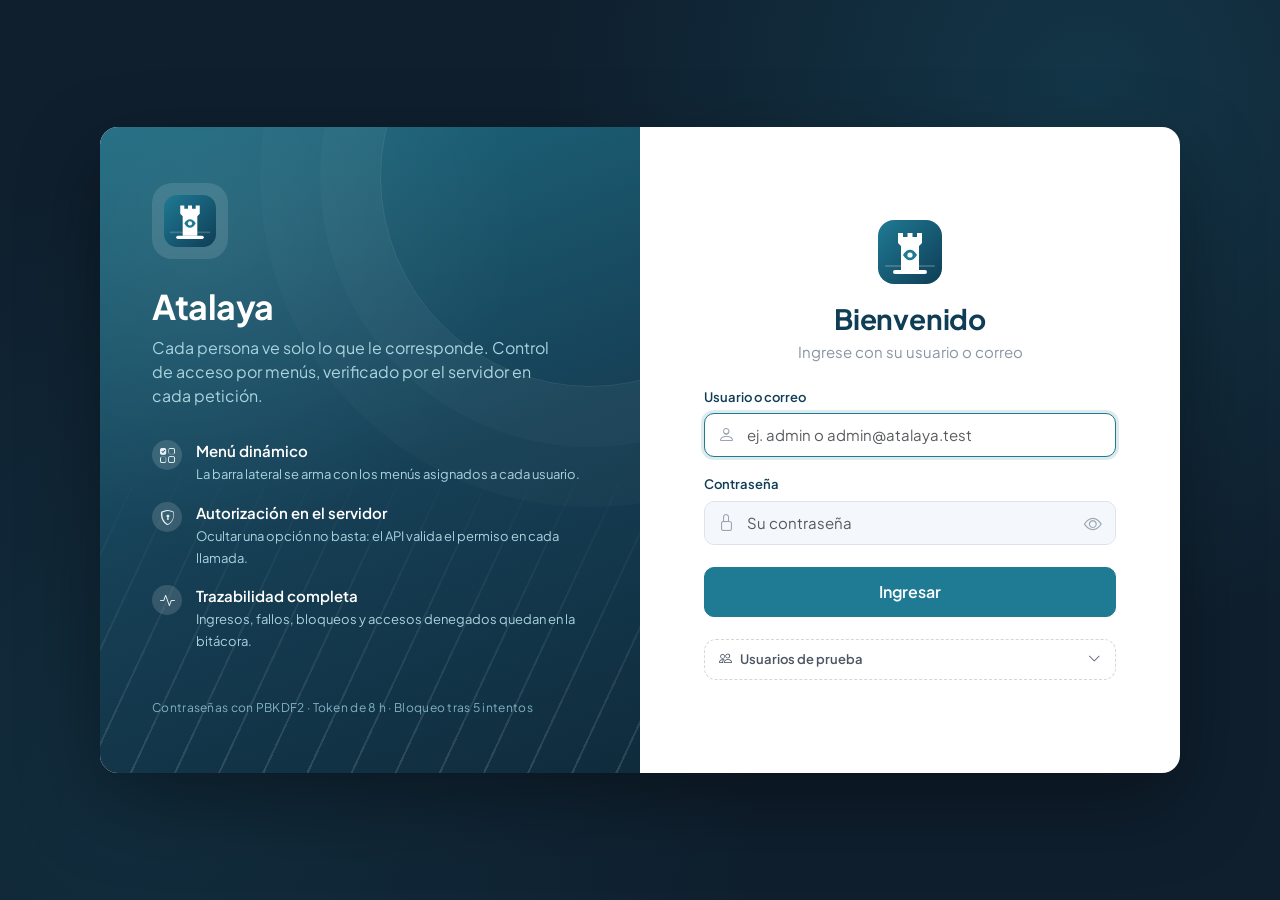
<file: src/Atalaya.Web/login.html>
<!doctype html>
<!-- =====================================================================
     login.html — Pantalla de ingreso a Atalaya.
     Dos paneles: marca (izquierda) y formulario (derecha).
     La lógica vive en assets/js/login.js (POST /api/auth/login).
     ===================================================================== -->
<html lang="es">
<head>
  <meta charset="utf-8">
  <meta name="viewport" content="width=device-width, initial-scale=1">
  <title>Atalaya · Ingreso</title>
  <meta name="description" content="Atalaya — portal de control de acceso por menús.">
  <link rel="icon" type="image/svg+xml" href="assets/img/atalaya.svg">
  <link rel="preconnect" href="https://fonts.googleapis.com">
  <link rel="preconnect" href="https://fonts.gstatic.com" crossorigin>
  <link href="https://fonts.googleapis.com/css2?family=Plus+Jakarta+Sans:wght@400;500;600;700;800&display=swap" rel="stylesheet">
  <link href="https://cdn.jsdelivr.net/npm/bootstrap@5.3.3/dist/css/bootstrap.min.css" rel="stylesheet">
  <link href="https://cdn.jsdelivr.net/npm/bootstrap-icons@1.11.3/font/bootstrap-icons.min.css" rel="stylesheet">
  <link href="assets/css/atalaya.css" rel="stylesheet">
</head>
<body>
  <main class="login">
    <div class="tarjeta-login">
      <!-- Panel de marca -->
      <section class="panel-marca" aria-label="Acerca de Atalaya">
        <div class="sello"><img src="assets/img/atalaya.svg" alt=""></div>
        <h2>Atalaya</h2>
        <p class="sub">Cada persona ve solo lo que le corresponde. Control de acceso por menús, verificado por el servidor en cada petición.</p>
        <ul>
          <li><span class="chulo"><i class="bi bi-ui-checks-grid" aria-hidden="true"></i></span>
            <div><b>Menú dinámico</b><small>La barra lateral se arma con los menús asignados a cada usuario.</small></div></li>
          <li><span class="chulo"><i class="bi bi-shield-lock" aria-hidden="true"></i></span>
            <div><b>Autorización en el servidor</b><small>Ocultar una opción no basta: el API valida el permiso en cada llamada.</small></div></li>
          <li><span class="chulo"><i class="bi bi-activity" aria-hidden="true"></i></span>
            <div><b>Trazabilidad completa</b><small>Ingresos, fallos, bloqueos y accesos denegados quedan en la bitácora.</small></div></li>
        </ul>
        <div class="pie-marca">Contraseñas con PBKDF2 · Token de 8 h · Bloqueo tras 5 intentos</div>
      </section>

      <!-- Panel del formulario -->
      <section class="panel-form">
        <img class="logo-circ" src="assets/img/atalaya.svg" alt="Atalaya">
        <h1>Bienvenido</h1>
        <p class="sub">Ingrese con su usuario o correo</p>

        <div id="aviso-motivo" role="status" aria-live="polite"></div>

        <form id="form-login" novalidate>
          <div class="mb-3">
            <label class="form-label" for="login">Usuario o correo</label>
            <div class="campo-ico">
              <i class="bi bi-person" aria-hidden="true"></i>
              <input class="form-control" id="login" name="login" autocomplete="username" required maxlength="150" placeholder="ej. admin o admin@atalaya.test" autofocus>
            </div>
          </div>
          <div>
            <label class="form-label" for="clave">Contraseña</label>
            <div class="campo-ico">
              <i class="bi bi-lock" aria-hidden="true"></i>
              <input class="form-control" id="clave" name="clave" type="password" autocomplete="current-password" required maxlength="128" placeholder="Su contraseña" style="padding-right:46px">
              <button type="button" class="btn-ico ver-clave" id="ver-clave" aria-label="Mostrar contraseña" aria-pressed="false"><i class="bi bi-eye" aria-hidden="true"></i></button>
            </div>
          </div>

          <div id="mensaje" role="alert" aria-live="assertive"></div>

          <button class="btn btn-primary btn-entrar" type="submit" id="btn-entrar">
            <span class="spinner-border spinner-border-sm d-none" aria-hidden="true"></span>
            <span class="texto">Ingresar</span>
          </button>
        </form>

        <details class="usuarios-prueba">
          <summary><i class="bi bi-people" aria-hidden="true"></i> Usuarios de prueba <i class="bi bi-chevron-down" aria-hidden="true"></i></summary>
          <div class="lista" id="usuarios-demo"></div>
        </details>
      </section>
    </div>
  </main>

  <script src="https://cdn.jsdelivr.net/npm/bootstrap@5.3.3/dist/js/bootstrap.bundle.min.js"></script>
  <script type="module" src="assets/js/login.js"></script>
</body>
</html>
</file>
<file: src/Atalaya.Web/assets/css/atalaya.css>
/* =====================================================================
   Atalaya — hoja de estilos
   Lenguaje visual propio sobre Bootstrap 5.3:
     · Tokens de color/radio/tamaños en :root y sobrescritura de --bs-*.
     · Login de dos paneles (marca con degradado + formulario).
     · Barra superior blanca fija (64px) dividida en zonas.
     · Barra lateral clara (272px) colapsable a riel de íconos (72px)
       con pestaña en el borde; en celular entra como cajón.
     · Tarjetas, KPIs, tablas, chips, matriz de acceso, manual.
   ===================================================================== */
:root {
  --acento: #1f7a94;
  --acento-osc: #17657b;
  --acento-suave: #e8f3f6;
  --acento-borde: #b9dbe4;
  --tinta: #0f3d56;
  --fondo: #f7f9fb;
  --superficie: #ffffff;
  --texto: #1f2937;
  --texto-2: #4b5563;
  --suave: #8a94a3;
  --borde: #e6eaef;
  --campo: #f4f7fb;
  --ok: #15803d;
  --alerta: #b45309;
  --error: #b91c1c;
  --radio: 10px;
  --ancho-lat: 272px;
  --ancho-riel: 72px;
  --alto-barra: 64px;
  --sombra: 0 6px 18px rgba(15, 61, 86, .08);
  --sombra-alta: 0 14px 40px rgba(15, 61, 86, .14);
  --fuente: 'Plus Jakarta Sans', system-ui, -apple-system, 'Segoe UI', Roboto, sans-serif;

  /* Bootstrap con los tokens de Atalaya */
  --bs-primary: #1f7a94;
  --bs-primary-rgb: 31, 122, 148;
  --bs-body-font-family: var(--fuente);
  --bs-body-font-size: 14px;
  --bs-body-color: #1f2937;
  --bs-body-bg: #f7f9fb;
  --bs-border-color: #e6eaef;
  --bs-border-radius: 10px;
  --bs-border-radius-lg: 14px;
  --bs-link-color: #1f7a94;
  --bs-link-color-rgb: 31, 122, 148;
  --bs-link-hover-color: #17657b;
  --bs-link-hover-color-rgb: 23, 101, 123;
  --bs-focus-ring-color: rgba(31, 122, 148, .25);
}
* { box-sizing: border-box; }
html, body { min-height: 100%; }
body { font-family: var(--fuente); font-size: 14px; color: var(--texto); background: var(--fondo); -webkit-font-smoothing: antialiased; }
h1, h2, h3, h4 { color: var(--tinta); letter-spacing: -.2px; }
h1 { font-size: 22px; font-weight: 700; margin: 0; }
h2 { font-size: 17px; font-weight: 700; }
h3 { font-size: 15px; font-weight: 700; }
a { text-decoration: none; }
.suave { color: var(--suave); }
.tinta { color: var(--tinta); }
.mono { font-family: ui-monospace, 'Cascadia Code', Consolas, monospace; }
.num { font-variant-numeric: tabular-nums; }
.visually-hidden-focusable:focus { position: fixed !important; top: 8px; left: 8px; z-index: 2000; background: #fff; padding: 8px 14px; border-radius: 8px; box-shadow: var(--sombra-alta); }

/* Foco visible y barras de desplazamiento delgadas */
:focus-visible { outline: 2px solid var(--acento); outline-offset: 2px; }
* { scrollbar-width: thin; scrollbar-color: #d5dbe2 transparent; }
::-webkit-scrollbar { width: 6px; height: 6px; }
::-webkit-scrollbar-thumb { background: #d5dbe2; border-radius: 6px; }

/* ---------- Bootstrap: botones, campos, interruptores ---------- */
.btn { --bs-btn-font-weight: 600; --bs-btn-font-size: 14px; --bs-btn-border-radius: var(--radio); --bs-btn-padding-x: 16px; --bs-btn-padding-y: 9px; display: inline-flex; align-items: center; justify-content: center; gap: 8px; white-space: nowrap; }
.btn-sm { --bs-btn-padding-x: 11px; --bs-btn-padding-y: 5px; --bs-btn-font-size: 13px; }
.btn-primary {
  --bs-btn-bg: var(--acento); --bs-btn-border-color: var(--acento);
  --bs-btn-hover-bg: var(--acento-osc); --bs-btn-hover-border-color: var(--acento-osc);
  --bs-btn-active-bg: #12566a; --bs-btn-active-border-color: #12566a;
  --bs-btn-disabled-bg: var(--acento); --bs-btn-disabled-border-color: var(--acento);
  --bs-btn-focus-shadow-rgb: 31, 122, 148;
}
.btn-light, .btn-secundario {
  --bs-btn-bg: #fff; --bs-btn-color: var(--texto-2); --bs-btn-border-color: #dde3ea;
  --bs-btn-hover-bg: #f4f7fb; --bs-btn-hover-color: var(--tinta); --bs-btn-hover-border-color: #cfd7e0;
  --bs-btn-active-bg: #eef2f6; --bs-btn-active-border-color: #cfd7e0;
}
.btn-suave {
  --bs-btn-bg: var(--acento-suave); --bs-btn-color: var(--acento); --bs-btn-border-color: transparent;
  --bs-btn-hover-bg: #d6ebf1; --bs-btn-hover-color: var(--acento-osc); --bs-btn-hover-border-color: transparent;
  --bs-btn-active-bg: #c9e3eb; --bs-btn-active-color: var(--acento-osc);
}
.btn-ico { width: 40px; height: 40px; padding: 0; border: none; border-radius: var(--radio); background: transparent; color: var(--texto-2); display: inline-flex; align-items: center; justify-content: center; font-size: 18px; transition: background .15s, color .15s; }
.btn-ico:hover { background: #f1f4f7; color: var(--tinta); }

.form-label { font-weight: 600; font-size: 13px; color: var(--tinta); margin-bottom: 6px; }
.form-control, .form-select { min-height: 44px; border-color: #dde3ea; border-radius: var(--radio); background-color: var(--campo); font-size: 15px; transition: border-color .15s, box-shadow .15s, background-color .15s; }
.form-control:focus, .form-select:focus { background-color: #fff; border-color: var(--acento); box-shadow: 0 0 0 3px rgba(31, 122, 148, .15); }
.form-control.is-invalid:focus { box-shadow: 0 0 0 3px rgba(185, 28, 28, .12); }
.form-text { color: var(--suave); font-size: 12px; }
.form-check-input:checked { background-color: var(--acento); border-color: var(--acento); }
.form-check-input:focus { border-color: var(--acento); box-shadow: 0 0 0 3px rgba(31, 122, 148, .2); }
.form-switch .form-check-input { width: 2.4em; height: 1.3em; cursor: pointer; }
.form-switch .form-check-input:focus { --bs-form-switch-bg: url("data:image/svg+xml,%3csvg xmlns='http://www.w3.org/2000/svg' viewBox='-4 -4 8 8'%3e%3ccircle r='3' fill='%231f7a94'/%3e%3c/svg%3e"); }
.form-switch .form-check-input:checked:focus { --bs-form-switch-bg: url("data:image/svg+xml,%3csvg xmlns='http://www.w3.org/2000/svg' viewBox='-4 -4 8 8'%3e%3ccircle r='3' fill='%23fff'/%3e%3c/svg%3e"); }

.campo-ico { position: relative; }
.campo-ico > .bi { position: absolute; left: 14px; top: 50%; transform: translateY(-50%); color: #9aa5b1; pointer-events: none; font-size: 17px; }
.campo-ico .form-control { padding-left: 42px; }
.campo-ico .ver-clave { position: absolute; right: 4px; top: 50%; transform: translateY(-50%); width: 38px; height: 38px; color: #9aa5b1; }
.campo-ico .ver-clave:hover { color: var(--acento); background: transparent; }

/* =====================================================================
   INICIO DE SESIÓN (dos paneles)
   ===================================================================== */
.login { min-height: 100vh; display: flex; align-items: center; justify-content: center; padding: 32px 16px; background: #0f1f2e;
  background-image: radial-gradient(circle at 85% 10%, rgba(31,122,148,.25), transparent 40%), radial-gradient(circle at 10% 90%, rgba(31,122,148,.15), transparent 45%); }
.tarjeta-login { width: 100%; max-width: 1080px; min-height: 620px; display: grid; grid-template-columns: 1fr 1fr; border-radius: 18px; overflow: hidden; background: #fff; box-shadow: 0 30px 80px rgba(0,0,0,.35); animation: aparecer .45s ease both; }
.panel-marca { position: relative; color: #fff; padding: 56px 52px; display: flex; flex-direction: column; justify-content: center; overflow: hidden;
  background: radial-gradient(circle at 20% 15%, rgba(255,255,255,.08), transparent 45%), linear-gradient(160deg, #1d6a80 0%, #163f55 55%, #0f2b3c 100%); }
.panel-marca::after { content: ''; position: absolute; inset: auto 0 0 0; height: 48%; opacity: .12; pointer-events: none;
  background: repeating-linear-gradient(115deg, transparent 0 38px, #fff 38px 40px);
  -webkit-mask-image: linear-gradient(to top, #000, transparent); mask-image: linear-gradient(to top, #000, transparent); }
.panel-marca::before { content: ''; position: absolute; width: 420px; height: 420px; right: -160px; top: -160px; border-radius: 50%; border: 1px solid rgba(255,255,255,.10); box-shadow: 0 0 0 60px rgba(255,255,255,.025), 0 0 0 120px rgba(255,255,255,.02); pointer-events: none; }
.panel-marca .sello { width: 76px; height: 76px; border-radius: 20px; background: rgba(255,255,255,.12); display: flex; align-items: center; justify-content: center; margin-bottom: 28px; backdrop-filter: blur(2px); }
.panel-marca .sello img { width: 52px; height: 52px; }
.panel-marca h2 { color: #fff; font-size: 34px; line-height: 1.15; margin: 0 0 10px; letter-spacing: -.5px; }
.panel-marca .sub { color: #a9d3df; font-size: 16px; margin: 0 0 32px; max-width: 420px; line-height: 1.5; }
.panel-marca ul { list-style: none; padding: 0; margin: 0; position: relative; z-index: 1; }
.panel-marca li { display: flex; align-items: flex-start; gap: 14px; font-size: 15px; margin-bottom: 18px; color: #e6f2f5; line-height: 1.45; }
.panel-marca li .chulo { width: 30px; height: 30px; border-radius: 50%; background: rgba(255,255,255,.14); display: flex; align-items: center; justify-content: center; flex: none; font-size: 15px; }
.panel-marca li b { display: block; color: #fff; font-weight: 600; }
.panel-marca li small { color: #a9d3df; font-size: 13px; }
.panel-marca .pie-marca { position: relative; z-index: 1; margin-top: 30px; font-size: 12px; color: #7fb2c2; letter-spacing: .3px; }
.panel-form { padding: 52px 64px; display: flex; flex-direction: column; justify-content: center; }
.panel-form .logo-circ { width: 64px; height: 64px; margin: 0 auto 18px; display: block; }
.panel-form h1 { text-align: center; font-size: 28px; }
.panel-form .sub { text-align: center; color: var(--suave); margin: 6px 0 22px; font-size: 15px; }
.panel-form .btn-entrar { width: 100%; margin-top: 22px; min-height: 50px; font-size: 16px; }
.aviso { display: flex; align-items: flex-start; gap: 10px; padding: 11px 14px; border-radius: var(--radio); margin-top: 14px; font-size: 13.5px; line-height: 1.45; animation: aparecer .25s ease both; }
.aviso .bi { flex: none; font-size: 16px; margin-top: 1px; }
.aviso.error { background: #fef2f2; color: #991b1b; border: 1px solid #fecaca; }
.aviso.alerta { background: #fffbeb; color: #92400e; border: 1px solid #fde68a; }
.aviso.info { background: var(--acento-suave); color: var(--tinta); border: 1px solid var(--acento-borde); }
.aviso.ok { background: #f0fdf4; color: var(--ok); border: 1px solid #bbf7d0; }
.usuarios-prueba { margin-top: 22px; border: 1px dashed #cfd7e0; border-radius: 12px; }
.usuarios-prueba summary { list-style: none; cursor: pointer; padding: 10px 14px; font-size: 13px; font-weight: 600; color: var(--texto-2); display: flex; align-items: center; gap: 8px; }
.usuarios-prueba summary::-webkit-details-marker { display: none; }
.usuarios-prueba summary .bi-chevron-down { margin-left: auto; transition: transform .2s; }
.usuarios-prueba[open] summary .bi-chevron-down { transform: rotate(180deg); }
.usuarios-prueba .lista { display: grid; grid-template-columns: 1fr 1fr; gap: 8px; padding: 0 12px 12px; }
.usuario-demo { text-align: left; border: 1px solid var(--borde); background: #fbfcfd; border-radius: 10px; padding: 8px 10px; font-size: 12.5px; color: var(--texto-2); transition: border-color .15s, background .15s; }
.usuario-demo:hover { border-color: var(--acento-borde); background: var(--acento-suave); }
.usuario-demo b { display: flex; align-items: center; gap: 6px; color: var(--tinta); font-size: 13px; }
.usuario-demo small { display: block; color: var(--suave); line-height: 1.3; margin-top: 2px; }

/* =====================================================================
   ESTRUCTURA: barra superior + barra lateral + contenido
   ===================================================================== */
.barra { position: fixed; top: 0; left: 0; right: 0; z-index: 1030; height: var(--alto-barra); display: flex; align-items: stretch; background: #fff; border-bottom: 1px solid var(--borde); }
.barra .zona { display: flex; align-items: center; gap: 10px; padding: 0 16px; border-right: 1px solid var(--borde); min-width: 0; }
.barra .zona-menu { width: var(--ancho-riel); justify-content: center; padding: 0; flex: none; }
.barra .logo { display: flex; align-items: center; gap: 10px; font-weight: 800; font-size: 18px; color: var(--tinta); white-space: nowrap; padding: 0 22px; letter-spacing: -.3px; }
.barra .logo img { width: 34px; height: 34px; }
.barra .logo:hover { color: var(--acento); }
.barra .modulo-actual { font-weight: 700; font-size: 15px; color: var(--tinta); white-space: nowrap; }
.barra .modulo-actual .sello { width: 36px; height: 36px; border-radius: 9px; background: #f1f4f7; color: var(--acento); display: flex; align-items: center; justify-content: center; font-size: 17px; flex: none; }
.barra .ruta { flex: 1; border-right: none; color: var(--suave); font-size: 13.5px; white-space: nowrap; overflow: hidden; }
.barra .ruta .sep { margin: 0 8px; opacity: .55; }
.barra .ruta a { color: var(--suave); border-radius: 4px; }
.barra .ruta a:hover { color: var(--acento); text-decoration: underline; text-underline-offset: 3px; }
.barra .ruta .actual { color: var(--tinta); font-weight: 600; }
.barra .derecha { display: flex; align-items: center; gap: 6px; padding: 0 16px; margin-left: auto; flex: none; }
.boton-buscar { display: flex; align-items: center; gap: 10px; height: 40px; min-width: 230px; padding: 0 8px 0 12px; border: 1px solid #dde3ea; background: var(--campo); border-radius: var(--radio); color: var(--suave); font: 500 13.5px var(--fuente); transition: border-color .15s, background .15s; }
.boton-buscar:hover { border-color: var(--acento-borde); background: #fff; }
.boton-buscar kbd { margin-left: auto; background: #fff; color: var(--texto-2); border: 1px solid var(--borde); box-shadow: none; font: 600 11px var(--fuente); padding: 3px 6px; border-radius: 6px; }
.avatar-btn { width: 40px; height: 40px; border-radius: 50%; background: var(--tinta); color: #fff; border: none; font: 700 13px var(--fuente); display: inline-flex; align-items: center; justify-content: center; transition: background .15s, box-shadow .15s; }
.avatar-btn:hover, .avatar-btn[aria-expanded="true"] { background: #0b2f43; box-shadow: 0 0 0 3px var(--acento-suave); }
.menu-usuario { width: 260px; border: 1px solid var(--borde); border-radius: 12px; box-shadow: var(--sombra-alta); padding: 6px; margin-top: 10px !important; }
.menu-usuario .quien { padding: 10px 12px 12px; border-bottom: 1px solid var(--borde); margin-bottom: 4px; }
.menu-usuario .quien b { display: block; font-size: 14px; color: var(--tinta); }
.menu-usuario .quien span { display: block; font-size: 12px; color: var(--suave); word-break: break-all; }
.menu-usuario .quien em { display: inline-block; margin-top: 6px; font-style: normal; font-size: 11px; font-weight: 600; color: var(--acento); background: var(--acento-suave); padding: 2px 8px; border-radius: 5px; }
.menu-usuario .dropdown-item { display: flex; align-items: center; gap: 10px; padding: 9px 12px; border-radius: 8px; color: var(--texto-2); font-size: 14px; }
.menu-usuario .dropdown-item:hover, .menu-usuario .dropdown-item:focus { background: #f4f7fb; color: var(--tinta); }
.menu-usuario .dropdown-item.peligro:hover { background: #fef2f2; color: var(--error); }

.lateral { position: fixed; top: var(--alto-barra); bottom: 0; left: 0; z-index: 1020; width: var(--ancho-lat); background: #fff; border-right: 1px solid var(--borde); transition: width .22s ease, transform .24s ease; }
.lateral .navegacion { height: 100%; overflow-y: auto; overflow-x: hidden; padding: 8px 0 24px; }
.navegacion .grupo { padding: 4px 0 10px; border-bottom: 1px solid var(--borde); }
.navegacion .grupo:last-child { border-bottom: none; }
.navegacion .titulo-grupo { font-size: 11.5px; font-weight: 700; letter-spacing: .9px; text-transform: uppercase; color: var(--acento); padding: 16px 26px 8px; white-space: nowrap; }
.navegacion a { position: relative; display: flex; align-items: center; gap: 14px; height: 46px; margin: 2px 12px; padding: 0 14px; border-radius: 10px; color: var(--texto-2); white-space: nowrap; font-size: 14.5px; transition: background .15s, color .15s; animation: entrar-lateral .35s ease both; }
.navegacion a .bi { color: #8d97a4; font-size: 19px; width: 21px; text-align: center; flex: none; transition: color .15s; }
.navegacion a:hover { background: #f4f7fb; color: var(--tinta); }
.navegacion a:hover .bi { color: var(--acento); }
.navegacion a.activo { background: var(--acento-suave); color: var(--acento); font-weight: 600; }
.navegacion a.activo::before { content: ''; position: absolute; left: -12px; top: 10px; bottom: 10px; width: 3px; border-radius: 0 3px 3px 0; background: var(--acento); }
.navegacion a.activo .bi { color: var(--acento); }
.navegacion a > span { flex: 1; min-width: 0; overflow: hidden; text-overflow: ellipsis; }
.navegacion .cargando-nav { padding: 18px 24px; }
.navegacion .sin-menus { margin: 14px 16px; padding: 14px; border-radius: 12px; background: #fbfcfd; border: 1px dashed #cfd7e0; color: var(--suave); font-size: 13px; line-height: 1.45; }
.pestana { position: absolute; top: 50%; right: -14px; transform: translateY(-50%); z-index: 2; width: 14px; height: 64px; border: none; border-radius: 0 8px 8px 0; background: var(--acento); color: #fff; display: flex; align-items: center; justify-content: center; padding: 0; font-size: 11px; box-shadow: 2px 0 6px rgba(15, 61, 86, .15); transition: width .15s, right .15s, background .15s; }
.pestana:hover { background: var(--acento-osc); width: 17px; right: -17px; }
.pestana .bi { transition: transform .22s; }
.app.riel .pestana .bi { transform: rotate(180deg); }
.principal { margin-left: var(--ancho-lat); padding-top: var(--alto-barra); min-height: 100vh; transition: margin-left .22s ease; }
.contenido { padding: 28px 32px 48px; width: 100%; max-width: 1320px; }
.velo { position: fixed; inset: var(--alto-barra) 0 0 0; background: rgba(15, 31, 46, .4); z-index: 1015; opacity: 0; pointer-events: none; transition: opacity .2s; }
.velo.visible { opacity: 1; pointer-events: auto; }

/* Riel de íconos */
.app.riel .lateral { width: var(--ancho-riel); }
.app.riel .principal { margin-left: var(--ancho-riel); }
.app.riel .navegacion .titulo-grupo { display: none; }
.app.riel .navegacion .grupo { padding: 8px 0; }
.app.riel .navegacion a { justify-content: center; margin: 4px 10px; padding: 0; height: 46px; }
.app.riel .navegacion a > span, .app.riel .navegacion .sin-menus { display: none; }
.app.riel .navegacion a.activo::before { left: -10px; }

/* Encabezado de cada vista */
.vista { animation: aparecer .32s ease both; }
.encabezado { display: flex; align-items: flex-end; justify-content: space-between; gap: 14px; flex-wrap: wrap; margin-bottom: 22px; }
.encabezado .antetitulo { font-size: 11.5px; font-weight: 700; letter-spacing: .9px; text-transform: uppercase; color: var(--acento); margin-bottom: 4px; }
.encabezado p { margin: 4px 0 0; color: var(--suave); }
.encabezado .acciones { display: flex; gap: 8px; flex-wrap: wrap; align-items: center; }

/* ---------- Tarjetas ---------- */
.tarjeta { background: var(--superficie); border: 1px solid var(--borde); border-radius: 14px; padding: 20px 22px; min-width: 0; }
.tarjeta-cabeza { display: flex; align-items: baseline; justify-content: space-between; gap: 10px; flex-wrap: wrap; margin-bottom: 14px; }
.tarjeta-cabeza h3 { margin: 0; }
.tarjeta-cabeza small { color: var(--suave); }
.sello-ico { width: 44px; height: 44px; border-radius: 12px; background: var(--acento-suave); color: var(--acento); display: flex; align-items: center; justify-content: center; flex: none; font-size: 20px; }

/* Inicio */
.bienvenida { position: relative; overflow: hidden; border-radius: 18px; padding: 30px 32px; color: #fff; margin-bottom: 24px;
  background: radial-gradient(circle at 85% 0%, rgba(255,255,255,.12), transparent 40%), linear-gradient(135deg, #1d6a80 0%, #163f55 60%, #0f2b3c 100%); }
.bienvenida::after { content: ''; position: absolute; right: 0; top: 0; bottom: 0; width: 45%; opacity: .1; background: repeating-linear-gradient(115deg, transparent 0 30px, #fff 30px 32px);
  -webkit-mask-image: linear-gradient(to left, #000, transparent); mask-image: linear-gradient(to left, #000, transparent); pointer-events: none; }
.bienvenida .momento { display: inline-flex; align-items: center; gap: 8px; font-size: 12px; font-weight: 600; letter-spacing: .6px; text-transform: uppercase; color: #a9d3df; }
.bienvenida h1 { color: #fff; font-size: 28px; margin: 8px 0 6px; }
.bienvenida p { color: #cfe6ed; margin: 0; max-width: 640px; position: relative; z-index: 1; }
.resumen-acceso { display: flex; gap: 12px; flex-wrap: wrap; margin-top: 20px; position: relative; z-index: 1; }
.resumen-acceso .pildora { display: flex; align-items: center; gap: 10px; background: rgba(255,255,255,.1); border: 1px solid rgba(255,255,255,.14); border-radius: 12px; padding: 10px 14px; }
.resumen-acceso .pildora b { font-size: 22px; line-height: 1; color: #fff; }
.resumen-acceso .pildora span { font-size: 12px; color: #cfe6ed; line-height: 1.2; }
.titulo-seccion { font-size: 12px; text-transform: uppercase; letter-spacing: .08em; color: var(--acento); font-weight: 700; margin: 26px 0 12px; display: flex; align-items: center; gap: 10px; }
.titulo-seccion::after { content: ''; flex: 1; height: 1px; background: var(--borde); }
.rejilla-atajos { display: grid; grid-template-columns: repeat(auto-fill, minmax(min(100%, 280px), 1fr)); gap: 14px; }
.atajo { display: flex; gap: 14px; align-items: flex-start; padding: 18px; color: inherit; transition: border-color .15s, box-shadow .15s, transform .15s; animation: aparecer .35s ease both; }
.atajo:hover, .atajo:focus-visible { border-color: var(--acento-borde); box-shadow: var(--sombra); transform: translateY(-2px); outline: none; color: inherit; }
.atajo h3 { margin: 0 0 3px; font-size: 15.5px; }
.atajo p { margin: 0; font-size: 13px; color: var(--suave); line-height: 1.45; }
.atajo .flecha { margin-left: auto; color: #b5c0cb; transition: transform .15s, color .15s; }
.atajo:hover .flecha { transform: translateX(3px); color: var(--acento); }
.atajo .grupo-mini { display: inline-block; margin-top: 8px; font-size: 11px; font-weight: 600; color: var(--acento); background: var(--acento-suave); padding: 2px 8px; border-radius: 5px; }

/* ---------- KPIs y tablero ---------- */
.kpis { display: grid; grid-template-columns: repeat(4, minmax(0, 1fr)); gap: 14px; margin-bottom: 16px; }
.kpi { position: relative; overflow: hidden; background: #fff; border: 1px solid var(--borde); border-radius: 14px; padding: 16px 18px; display: flex; gap: 14px; align-items: center; animation: aparecer .35s ease both; }
.kpi .sello-ico { width: 46px; height: 46px; }
.kpi .datos { min-width: 0; }
.kpi .datos > span { display: block; font-size: 12.5px; color: var(--texto-2); font-weight: 600; white-space: nowrap; overflow: hidden; text-overflow: ellipsis; }
.kpi b { display: block; font-size: 28px; line-height: 1.15; color: var(--tinta); letter-spacing: -.5px; font-variant-numeric: tabular-nums; }
.kpi small { color: var(--suave); font-size: 12px; }
.kpi b.largo { font-size: 21px; white-space: nowrap; }
.kpi .datos { overflow: hidden; }
.tabla .mono { white-space: nowrap; }
.vencimiento small { white-space: nowrap; }
.kpi.ambar .sello-ico { background: #fdf4e6; color: #a86b1f; }
.kpi.rojo .sello-ico { background: #fbeeee; color: #b04848; }
.kpi.verde .sello-ico { background: #ecfdf3; color: var(--ok); }
.kpi.tinta .sello-ico { background: #e7eef3; color: var(--tinta); }
.rejilla-tablero { display: grid; grid-template-columns: minmax(0, 2fr) minmax(0, 1fr); gap: 16px; }
.rejilla-tablero .ancho-completo { grid-column: 1 / -1; }
.graf { position: relative; height: 290px; }
.graf.dona { height: 250px; }
.graf-vacio { display: flex; align-items: center; justify-content: center; height: 100%; color: var(--suave); font-size: 13px; text-align: center; }

/* Matriz de acceso usuarios × menús */
.matriz-envoltura { overflow-x: auto; border: 1px solid var(--borde); border-radius: 12px; }
.matriz { width: 100%; border-collapse: separate; border-spacing: 0; min-width: 640px; }
.matriz th { font-size: 11px; font-weight: 700; letter-spacing: .4px; text-transform: uppercase; color: var(--acento); background: #fbfcfd; padding: 12px 8px; text-align: center; border-bottom: 1px solid var(--borde); vertical-align: bottom; }
.matriz th .bi { display: block; font-size: 17px; margin-bottom: 4px; color: var(--tinta); }
.matriz th:first-child, .matriz td:first-child { text-align: left; padding-left: 18px; position: sticky; left: 0; background: #fff; z-index: 1; }
.matriz th:first-child { background: #fbfcfd; }
.matriz td { padding: 10px 8px; border-bottom: 1px solid var(--borde); text-align: center; }
.matriz tr:last-child td { border-bottom: none; }
.matriz tbody tr:hover td { background: #f8fbfc; }
.matriz .usuario-celda { display: flex; align-items: center; gap: 10px; font-weight: 600; color: var(--tinta); white-space: nowrap; }
.matriz .total { font-weight: 700; color: var(--tinta); }
.punto { display: inline-block; width: 14px; height: 14px; border-radius: 50%; background: #eef1f4; border: 1px solid #e1e6eb; vertical-align: middle; transition: transform .15s; }
.punto.si { background: var(--acento); border-color: var(--acento); box-shadow: 0 0 0 4px var(--acento-suave); }
.matriz td:hover .punto { transform: scale(1.2); }
.leyenda { display: flex; gap: 18px; flex-wrap: wrap; font-size: 12.5px; color: var(--texto-2); }
.leyenda span { display: inline-flex; align-items: center; gap: 8px; }
.iniciales { width: 32px; height: 32px; border-radius: 50%; background: var(--tinta); color: #fff; display: inline-flex; align-items: center; justify-content: center; font-weight: 700; font-size: 12px; flex: none; }
.iniciales.grande { width: 44px; height: 44px; font-size: 15px; }
.iniciales.off { background: #c3cbd4; }

/* ---------- Barra de filtros, chips y tablas ---------- */
.barra-filtros { display: flex; gap: 12px; align-items: center; flex-wrap: wrap; margin-bottom: 16px; }
.buscador { position: relative; flex: 1; min-width: 220px; max-width: 440px; }
.buscador .bi { position: absolute; left: 14px; top: 50%; transform: translateY(-50%); color: #9aa5b1; }
.buscador .form-control { padding-left: 40px; background-color: #fff; }
.chips { display: flex; gap: 6px; flex-wrap: wrap; }
.chip-filtro { border: 1px solid #dde3ea; background: #fff; color: var(--texto-2); border-radius: 999px; padding: 6px 13px; font: 500 13px var(--fuente); display: inline-flex; align-items: center; gap: 6px; transition: all .15s; }
.chip-filtro:hover { border-color: var(--acento); color: var(--acento); }
.chip-filtro.activo { background: var(--acento-suave); border-color: var(--acento-borde); color: var(--acento); font-weight: 600; }
.chip-filtro .color { width: 8px; height: 8px; border-radius: 50%; }
.contador { color: var(--suave); font-size: 13px; margin-left: auto; }

.tabla { background: #fff; border: 1px solid var(--borde); border-radius: 14px; overflow: hidden; }
.tabla .envoltura { overflow-x: auto; }
.tabla table { width: 100%; border-collapse: collapse; }
.tabla th, .tabla td { text-align: left; padding: 13px 16px; border-bottom: 1px solid var(--borde); vertical-align: middle; }
.tabla th { font-size: 11.5px; font-weight: 700; letter-spacing: .5px; text-transform: uppercase; color: var(--acento); background: #fbfcfd; white-space: nowrap; }
.tabla tr:last-child td { border-bottom: none; }
.tabla tbody tr { transition: background .12s; }
.tabla tbody tr:hover td { background: #fafcfd; }
.tabla td.der, .tabla th.der { text-align: right; }
.tabla td.acc { text-align: right; width: 1%; white-space: nowrap; }
.tabla .vacio td { text-align: center; color: var(--suave); padding: 40px 16px; }
.persona { display: flex; align-items: center; gap: 12px; min-width: 0; }
.persona b { display: block; font-weight: 600; color: var(--tinta); }
.persona small { display: block; color: var(--suave); font-size: 12px; }
.etiqueta { display: inline-block; padding: 3px 9px; border-radius: 6px; font-size: 12px; font-weight: 600; background: #f1f4f7; color: var(--texto-2); white-space: nowrap; }
.etiqueta.acento { background: var(--acento-suave); color: var(--acento); }
.semaforo { display: inline-flex; align-items: center; gap: 6px; padding: 3px 10px; border-radius: 999px; font-size: 12px; font-weight: 600; white-space: nowrap; }
.semaforo::before { content: ''; width: 7px; height: 7px; border-radius: 50%; background: currentColor; }
.semaforo.ok { background: #ecfdf3; color: var(--ok); }
.semaforo.alerta { background: #fff7e6; color: var(--alerta); }
.semaforo.error { background: #fef2f2; color: var(--error); }
.semaforo.info { background: var(--acento-suave); color: var(--acento); }
.semaforo.neutro { background: #f1f4f7; color: var(--suave); }
.monto { font-weight: 700; color: var(--tinta); font-variant-numeric: tabular-nums; white-space: nowrap; }
.vencimiento { min-width: 140px; }
.vencimiento .pista { height: 6px; border-radius: 999px; background: #eef1f4; overflow: hidden; margin-top: 6px; }
.vencimiento .pista i { display: block; height: 100%; border-radius: 999px; }
.vencimiento small { font-size: 12px; color: var(--texto-2); font-weight: 600; }

/* ---------- Asignación de menús ---------- */
.asignacion { display: grid; grid-template-columns: 320px minmax(0, 1fr); gap: 18px; align-items: start; }
.lista-usuarios { position: sticky; top: calc(var(--alto-barra) + 16px); padding: 14px; max-height: calc(100vh - var(--alto-barra) - 32px); display: flex; flex-direction: column; }
.lista-usuarios .items { overflow-y: auto; margin: 10px -6px 0; padding: 0 6px; }
.item-usuario { width: 100%; display: flex; align-items: center; gap: 12px; padding: 10px; border: 1px solid transparent; background: transparent; border-radius: 12px; text-align: left; margin-bottom: 4px; transition: background .15s, border-color .15s; }
.item-usuario:hover { background: #f4f7fb; }
.item-usuario.activo { background: var(--acento-suave); border-color: var(--acento-borde); }
.item-usuario .txt { flex: 1; min-width: 0; }
.item-usuario b { display: block; color: var(--tinta); font-size: 14px; white-space: nowrap; overflow: hidden; text-overflow: ellipsis; }
.item-usuario small { display: block; color: var(--suave); font-size: 12px; white-space: nowrap; overflow: hidden; text-overflow: ellipsis; }
.item-usuario .cuantos { font-size: 12px; font-weight: 700; color: var(--acento); background: #fff; border: 1px solid var(--acento-borde); border-radius: 999px; padding: 1px 8px; }
.grupo-menus { margin-bottom: 20px; }
.grupo-menus .cabeza { display: flex; align-items: center; gap: 10px; margin-bottom: 10px; }
.grupo-menus .cabeza h3 { margin: 0; font-size: 12px; letter-spacing: .9px; text-transform: uppercase; color: var(--acento); }
.grupo-menus .cabeza .linea { flex: 1; height: 1px; background: var(--borde); }
.rejilla-menus { display: grid; grid-template-columns: repeat(auto-fill, minmax(min(100%, 250px), 1fr)); gap: 10px; }
.tarjeta-menu { position: relative; display: flex; gap: 12px; align-items: flex-start; padding: 14px; border: 1.5px solid var(--borde); border-radius: 12px; background: #fff; cursor: pointer; transition: border-color .15s, background .15s, box-shadow .15s; user-select: none; margin: 0; }
.tarjeta-menu:hover { border-color: var(--acento-borde); }
.tarjeta-menu input { position: absolute; opacity: 0; pointer-events: none; }
.tarjeta-menu .sello-ico { width: 40px; height: 40px; font-size: 18px; background: #f1f4f7; color: var(--suave); transition: all .15s; }
.tarjeta-menu .txt { flex: 1; min-width: 0; }
.tarjeta-menu b { display: block; color: var(--tinta); font-size: 14px; }
.tarjeta-menu small { display: block; color: var(--suave); font-size: 12.5px; line-height: 1.4; margin-top: 2px; }
.tarjeta-menu .interruptor { flex: none; width: 36px; height: 20px; border-radius: 999px; background: #cfd6de; position: relative; transition: background .18s; margin-top: 2px; }
.tarjeta-menu .interruptor::after { content: ''; position: absolute; top: 2px; left: 2px; width: 16px; height: 16px; border-radius: 50%; background: #fff; box-shadow: 0 1px 3px rgba(0,0,0,.25); transition: transform .18s; }
.tarjeta-menu.marcado { border-color: var(--acento); background: #f7fbfc; box-shadow: 0 0 0 3px rgba(31,122,148,.07); }
.tarjeta-menu.marcado .sello-ico { background: var(--acento-suave); color: var(--acento); }
.tarjeta-menu.marcado .interruptor { background: var(--acento); }
.tarjeta-menu.marcado .interruptor::after { transform: translateX(16px); }
.tarjeta-menu input:focus-visible ~ .interruptor { box-shadow: 0 0 0 3px rgba(31,122,148,.3); }
.tarjeta-menu .cambio { position: absolute; top: -8px; right: 10px; font-size: 10.5px; font-weight: 700; padding: 1px 7px; border-radius: 999px; }
.tarjeta-menu .cambio.mas { background: #ecfdf3; color: var(--ok); border: 1px solid #bbf7d0; }
.tarjeta-menu .cambio.menos { background: #fef2f2; color: var(--error); border: 1px solid #fecaca; }
.barra-guardar { position: sticky; bottom: 16px; z-index: 5; display: flex; align-items: center; gap: 12px; flex-wrap: wrap; padding: 12px 16px; border-radius: 14px; background: var(--tinta); color: #fff; box-shadow: var(--sombra-alta); margin-top: 8px; animation: aparecer .25s ease both; }
.barra-guardar .diff { display: flex; gap: 8px; flex-wrap: wrap; flex: 1; font-size: 13px; }
.barra-guardar .diff .mas { color: #86efac; font-weight: 700; }
.barra-guardar .diff .menos { color: #fca5a5; font-weight: 700; }
.barra-guardar .btn-light { --bs-btn-bg: transparent; --bs-btn-color: #fff; --bs-btn-border-color: rgba(255,255,255,.3); --bs-btn-hover-bg: rgba(255,255,255,.1); --bs-btn-hover-color: #fff; }
.barra-guardar .btn-primary { --bs-btn-bg: #fff; --bs-btn-color: var(--tinta); --bs-btn-border-color: #fff; --bs-btn-hover-bg: var(--acento-suave); --bs-btn-hover-color: var(--tinta); --bs-btn-hover-border-color: var(--acento-suave); }

/* ---------- Bitácora (línea de tiempo) ---------- */
.linea-tiempo { list-style: none; margin: 0; padding: 0; position: relative; }
.linea-tiempo::before { content: ''; position: absolute; left: 21px; top: 6px; bottom: 6px; width: 2px; background: var(--borde); }
.evento { position: relative; display: flex; gap: 16px; padding: 10px 0; animation: aparecer .3s ease both; }
.evento .icono { position: relative; z-index: 1; width: 44px; height: 44px; border-radius: 50%; display: flex; align-items: center; justify-content: center; font-size: 18px; flex: none; border: 3px solid var(--fondo); }
.evento .cuerpo { flex: 1; min-width: 0; background: #fff; border: 1px solid var(--borde); border-radius: 12px; padding: 11px 14px; }
.evento .fila1 { display: flex; align-items: center; gap: 10px; flex-wrap: wrap; }
.evento .fila1 b { color: var(--tinta); }
.evento .fila1 time { margin-left: auto; color: var(--suave); font-size: 12.5px; white-space: nowrap; }
.evento .fila2 { color: var(--texto-2); font-size: 13px; margin-top: 3px; word-break: break-word; }
.evento .fila2 .mono { font-size: 12px; color: var(--suave); }
.ev-ok { --c: #15803d; --f: #ecfdf3; }
.ev-fallo { --c: #b45309; --f: #fff7e6; }
.ev-bloqueo { --c: #b91c1c; --f: #fef2f2; }
.ev-denegado { --c: #be123c; --f: #fff1f2; }
.ev-gestion { --c: #1f7a94; --f: #e8f3f6; }
.ev-menus { --c: #6d28d9; --f: #f3effe; }
.evento .icono { background: var(--f); color: var(--c); }
.evento .tipo { font-size: 11px; font-weight: 700; letter-spacing: .4px; padding: 2px 8px; border-radius: 6px; background: var(--f); color: var(--c); }
.refresco { display: inline-flex; align-items: center; gap: 8px; font-size: 13px; color: var(--texto-2); }
.pulso { width: 8px; height: 8px; border-radius: 50%; background: var(--ok); box-shadow: 0 0 0 0 rgba(21,128,61,.5); animation: pulso 1.6s infinite; }

/* ---------- Sin acceso ---------- */
.sin-acceso { max-width: 760px; margin: 10px auto 0; text-align: center; }
.sin-acceso .escudo { width: 92px; height: 92px; border-radius: 26px; margin: 0 auto 18px; display: flex; align-items: center; justify-content: center; font-size: 42px; background: #fef2f2; color: var(--error); box-shadow: 0 0 0 10px rgba(254,242,242,.6); }
.sin-acceso h1 { font-size: 26px; }
.sin-acceso > p { color: var(--texto-2); font-size: 15px; max-width: 560px; margin: 8px auto 22px; }
.prueba-servidor { text-align: left; background: #fff; border: 1px solid var(--borde); border-radius: 14px; overflow: hidden; }
.prueba-servidor .cabeza { padding: 14px 18px; border-bottom: 1px solid var(--borde); display: flex; align-items: center; gap: 10px; flex-wrap: wrap; }
.prueba-servidor .cabeza p { margin: 0; color: var(--tinta); font-weight: 600; flex: 1; min-width: 200px; }
.peticion { font-size: 12.5px; color: var(--texto-2); padding: 10px 18px; background: #fbfcfd; border-bottom: 1px solid var(--borde); }
.peticion .metodo { font-weight: 700; color: var(--acento); margin-right: 6px; }
.codigo-http { font-weight: 800; font-size: 13px; padding: 3px 10px; border-radius: 8px; background: #fef2f2; color: var(--error); font-variant-numeric: tabular-nums; }
.codigo-http.ok { background: #ecfdf3; color: var(--ok); }
pre.json { margin: 0; padding: 18px; background: #0f1f2e; color: #d6e6ee; font-size: 13px; line-height: 1.6; overflow-x: auto; white-space: pre-wrap; word-break: break-word; }
pre.json .k { color: #7cc4d8; }
pre.json .s { color: #f5c98a; }
pre.json .n { color: #b9e4a6; }
pre.json .l { color: #f49ac1; }

/* ---------- Estados vacíos y esqueletos ---------- */
.vacio-bloque { text-align: center; padding: 48px 20px; color: var(--suave); }
.vacio-bloque .bi { font-size: 40px; color: #c3cbd4; display: block; margin-bottom: 10px; }
.vacio-bloque b { display: block; color: var(--tinta); font-size: 15px; margin-bottom: 4px; }
.esqueleto { position: relative; overflow: hidden; background: #eef1f4; border-radius: 8px; }
.esqueleto::after { content: ''; position: absolute; inset: 0; transform: translateX(-100%); background: linear-gradient(90deg, transparent, rgba(255,255,255,.6), transparent); animation: brillo 1.3s infinite; }
.esq-linea { height: 12px; margin: 8px 0; }
.esq-titulo { height: 22px; width: 40%; margin-bottom: 12px; }
.esq-bloque { height: 96px; border-radius: 14px; }
.esq-fila { height: 44px; margin: 8px 0; border-radius: 10px; }

/* ---------- Paleta de búsqueda (Ctrl+K) ---------- */
.paleta .modal-content { border: none; border-radius: 16px; overflow: hidden; box-shadow: 0 30px 80px rgba(15, 31, 46, .35); }
.paleta .entrada { display: flex; align-items: center; gap: 12px; padding: 14px 18px; border-bottom: 1px solid var(--borde); }
.paleta .entrada .bi { font-size: 18px; color: var(--acento); }
.paleta .entrada input { border: none; outline: none; flex: 1; font: 500 16px var(--fuente); color: var(--texto); background: transparent; }
.paleta .resultados { max-height: 360px; overflow-y: auto; padding: 8px; }
.paleta .res { display: flex; align-items: center; gap: 12px; padding: 10px 12px; border-radius: 10px; color: var(--texto-2); }
.paleta .res .sello-ico { width: 34px; height: 34px; font-size: 16px; border-radius: 9px; }
.paleta .res b { display: block; color: var(--tinta); font-size: 14px; }
.paleta .res small { display: block; color: var(--suave); font-size: 12px; }
.paleta .res .grupo { margin-left: auto; font-size: 11px; color: var(--suave); text-transform: uppercase; letter-spacing: .6px; font-weight: 600; }
.paleta .res.sel { background: var(--acento-suave); }
.paleta .pie { display: flex; gap: 14px; padding: 10px 18px; border-top: 1px solid var(--borde); font-size: 12px; color: var(--suave); background: #fbfcfd; }
.paleta kbd { background: #fff; color: var(--texto-2); border: 1px solid var(--borde); box-shadow: none; font: 600 11px var(--fuente); padding: 2px 6px; border-radius: 5px; }

/* ---------- Modales ---------- */
.modal-content { border: none; border-radius: 16px; box-shadow: 0 30px 80px rgba(15, 31, 46, .3); }
.modal-header { border-bottom: 1px solid var(--borde); padding: 18px 24px; }
.modal-header .modal-title { font-weight: 700; color: var(--tinta); font-size: 18px; display: flex; align-items: center; gap: 10px; }
.modal-body { padding: 20px 24px; }
.modal-footer { border-top: 1px solid var(--borde); padding: 14px 24px; }
.modal-backdrop.show { opacity: .45; }
.modal-backdrop { --bs-backdrop-bg: #0f1f2e; }
.requisitos { list-style: none; padding: 0; margin: 10px 0 0; display: grid; grid-template-columns: 1fr 1fr; gap: 4px 12px; font-size: 12.5px; }
.requisitos li { display: flex; align-items: center; gap: 6px; color: var(--suave); transition: color .15s; }
.requisitos li .bi { font-size: 14px; }
.requisitos li.cumple { color: var(--ok); }
.medidor { display: grid; grid-template-columns: repeat(4, 1fr); gap: 4px; margin-top: 8px; }
.medidor i { height: 5px; border-radius: 999px; background: #e6eaef; transition: background .2s; }
.medidor[data-nivel="1"] i:nth-child(-n+1) { background: #dc2626; }
.medidor[data-nivel="2"] i:nth-child(-n+2) { background: #f59e0b; }
.medidor[data-nivel="3"] i:nth-child(-n+3) { background: #65a30d; }
.medidor[data-nivel="4"] i:nth-child(-n+4) { background: var(--ok); }

/* ---------- Overlay de carga y toasts ---------- */
.overlay-carga { position: fixed; inset: 0; z-index: 2000; background: rgba(247, 249, 251, .72); backdrop-filter: blur(2px); display: flex; align-items: center; justify-content: center; opacity: 0; pointer-events: none; transition: opacity .18s; }
.overlay-carga.visible { opacity: 1; pointer-events: auto; }
.overlay-carga .caja { display: flex; align-items: center; gap: 14px; background: #fff; border: 1px solid var(--borde); border-radius: 14px; padding: 16px 22px; box-shadow: var(--sombra-alta); font-weight: 600; color: var(--tinta); }
.spinner-border { --bs-spinner-border-width: .2em; }
.overlay-carga .spinner-border { color: var(--acento); }
.zona-toasts { position: fixed; right: 18px; bottom: 18px; z-index: 2100; display: flex; flex-direction: column; gap: 10px; }
.toast { --bs-toast-border-radius: 12px; border: 1px solid var(--borde); box-shadow: var(--sombra-alta); font-size: 14px; }
.toast .toast-body { display: flex; align-items: flex-start; gap: 10px; padding: 12px 14px; }
.toast .toast-body .bi { font-size: 18px; flex: none; }
.toast.ok .toast-body .bi { color: var(--ok); }
.toast.error .toast-body .bi { color: var(--error); }
.toast.info .toast-body .bi { color: var(--acento); }
.toast.ok { border-left: 4px solid var(--ok); }
.toast.error { border-left: 4px solid var(--error); }
.toast.info { border-left: 4px solid var(--acento); }

/* ---------- Manual de usuario ---------- */
.doc { display: grid; grid-template-columns: 260px minmax(0, 1fr); gap: 22px; align-items: start; }
.doc-indice { position: sticky; top: calc(var(--alto-barra) + 16px); max-height: calc(100vh - var(--alto-barra) - 32px); overflow: auto; background: #fff; border: 1px solid var(--borde); border-radius: 14px; padding: 14px; }
.doc-indice .titulo { font-size: 11px; font-weight: 700; letter-spacing: .8px; text-transform: uppercase; color: var(--acento); margin: 4px 8px 8px; }
.doc-indice a { display: flex; align-items: center; gap: 10px; padding: 7px 10px; border-radius: 9px; color: var(--texto-2); font-size: 13.5px; line-height: 1.3; transition: background .15s, color .15s; }
.doc-indice a .bi { color: var(--suave); font-size: 15px; }
.doc-indice a:hover { background: #f4f7fa; color: var(--tinta); }
.doc-indice a.activo { background: var(--acento-suave); color: var(--acento); font-weight: 600; }
.doc-indice a.activo .bi { color: var(--acento); }
.doc-contenido { padding: 34px 40px; line-height: 1.7; font-size: 15px; }
.doc-contenido section { scroll-margin-top: calc(var(--alto-barra) + 20px); padding-bottom: 14px; margin-bottom: 26px; border-bottom: 1px solid var(--borde); }
.doc-contenido section:last-child { border-bottom: none; margin-bottom: 0; }
.doc-contenido h2 { font-size: 21px; display: flex; align-items: center; gap: 12px; margin: 0 0 12px; }
.doc-contenido h2 .sello-ico { width: 40px; height: 40px; font-size: 18px; }
.doc-contenido h3 { font-size: 16px; margin: 20px 0 6px; }
.doc-contenido b { color: var(--tinta); font-weight: 600; }
.doc-contenido code { color: var(--acento-osc); background: var(--acento-suave); padding: 1px 6px; border-radius: 5px; font-size: 13px; }
.doc-pasos { counter-reset: paso; list-style: none; padding: 0; margin: 12px 0; }
.doc-pasos li { counter-increment: paso; position: relative; padding: 5px 0 5px 42px; }
.doc-pasos li::before { content: counter(paso); position: absolute; left: 0; top: 6px; width: 28px; height: 28px; border-radius: 50%; background: var(--acento); color: #fff; font-size: 13px; font-weight: 700; display: flex; align-items: center; justify-content: center; }
.doc-lista { padding-left: 22px; }
.doc-lista li { margin: 5px 0; }
.doc-lista li::marker { color: var(--acento); }
.doc-tabla { overflow-x: auto; margin: 14px 0; border: 1px solid var(--borde); border-radius: 12px; }
.doc-tabla table { width: 100%; border-collapse: collapse; font-size: 14px; }
.doc-tabla th, .doc-tabla td { text-align: left; padding: 10px 14px; border-bottom: 1px solid var(--borde); vertical-align: top; }
.doc-tabla th { font-size: 11.5px; font-weight: 700; letter-spacing: .4px; text-transform: uppercase; color: var(--acento); background: #fbfcfd; }
.doc-tabla tr:last-child td { border-bottom: none; }
.doc-tabla td:first-child { font-weight: 600; color: var(--tinta); white-space: nowrap; }
.doc-nota { display: flex; gap: 12px; padding: 14px 16px; border-radius: 12px; background: var(--acento-suave); border: 1px solid var(--acento-borde); margin: 14px 0; font-size: 14px; line-height: 1.55; }
.doc-nota .bi { color: var(--acento); font-size: 18px; flex: none; }
.doc-nota.alerta { background: #fffbeb; border-color: #fde68a; }
.doc-nota.alerta .bi { color: var(--alerta); }
.doc-preguntas details { border: 1px solid var(--borde); border-radius: 12px; margin: 10px 0; background: #fff; }
.doc-preguntas summary { cursor: pointer; padding: 13px 44px 13px 18px; font-weight: 600; color: var(--tinta); list-style: none; position: relative; }
.doc-preguntas summary::-webkit-details-marker { display: none; }
.doc-preguntas summary::after { content: '+'; position: absolute; right: 18px; top: 50%; transform: translateY(-50%); font-size: 20px; color: var(--acento); }
.doc-preguntas details[open] summary::after { content: '−'; }
.doc-preguntas details p { margin: 0; padding: 0 18px 14px; color: var(--texto-2); }

/* ---------- Animaciones ---------- */
@keyframes aparecer { from { opacity: 0; transform: translateY(8px); } to { opacity: 1; transform: none; } }
@keyframes entrar-lateral { from { opacity: 0; transform: translateX(-6px); } to { opacity: 1; transform: none; } }
@keyframes brillo { to { transform: translateX(100%); } }
@keyframes pulso { 0% { box-shadow: 0 0 0 0 rgba(21,128,61,.5); } 70% { box-shadow: 0 0 0 8px rgba(21,128,61,0); } 100% { box-shadow: 0 0 0 0 rgba(21,128,61,0); } }
@media (prefers-reduced-motion: reduce) { *, *::before, *::after { animation: none !important; transition: none !important; } }

/* =====================================================================
   TABLET
   ===================================================================== */
@media (max-width: 1199px) {
  .kpis { grid-template-columns: repeat(2, minmax(0, 1fr)); }
  .rejilla-tablero { grid-template-columns: 1fr; }
  .boton-buscar { min-width: 0; }
  .boton-buscar .texto, .boton-buscar kbd { display: none; }
}
@media (max-width: 1023px) {
  .tarjeta-login { grid-template-columns: 1fr; max-width: 520px; min-height: 0; }
  .panel-marca { display: none; }
  .panel-form { padding: 44px 40px; }
  .barra .ruta { display: none; }
  .contenido { padding: 22px; }
  .asignacion { grid-template-columns: 1fr; }
  .lista-usuarios { position: static; max-height: 320px; }
  .doc { grid-template-columns: 1fr; }
  .doc-indice { position: static; max-height: none; }
  .doc-indice nav { display: flex; gap: 6px; overflow-x: auto; padding-bottom: 4px; }
  .doc-indice a { white-space: nowrap; flex: none; border: 1px solid var(--borde); }
}

/* =====================================================================
   CELULAR
   ===================================================================== */
@media (max-width: 767px) {
  :root { --alto-barra: 58px; }
  .login { background: #fff; padding: 0; align-items: stretch; }
  .tarjeta-login { box-shadow: none; border-radius: 0; }
  .panel-form { padding: 36px 16px; }
  .panel-form h1 { font-size: 24px; }
  .usuarios-prueba .lista { grid-template-columns: 1fr; }

  .barra .zona-menu { width: 56px; }
  .barra .zona.modulo-actual { display: none; }
  .barra .logo { border-right: none; font-size: 16px; padding: 0 8px; }
  .barra .logo img { width: 30px; height: 30px; }
  .barra .derecha { padding: 0 10px; gap: 2px; }
  .lateral { width: 286px; transform: translateX(-100%); }
  .lateral.abierta { transform: translateX(0); box-shadow: 12px 0 40px rgba(15, 31, 46, .25); }
  .pestana { display: none; }
  .principal, .app.riel .principal { margin-left: 0; }
  .app.riel .lateral { width: 286px; }
  .app.riel .navegacion .titulo-grupo { display: block; }
  .app.riel .navegacion a { justify-content: flex-start; margin: 2px 12px; padding: 0 14px; }
  .app.riel .navegacion a > span, .app.riel .navegacion .sin-menus { display: block; }

  .contenido { padding: 18px 16px 40px; }
  .bienvenida { padding: 22px 20px; border-radius: 14px; }
  .bienvenida h1 { font-size: 22px; }
  .kpis { gap: 10px; }
  .kpi { padding: 12px; gap: 10px; }
  .kpi .sello-ico { width: 36px; height: 36px; font-size: 16px; }
  .kpi { flex-direction: column; align-items: flex-start; }
  .kpi b { font-size: 19px; white-space: nowrap; }
  .kpi b.largo { font-size: 16px; }
  .encabezado { align-items: stretch; }
  .encabezado .acciones, .encabezado .acciones .btn { width: 100%; }
  .buscador { max-width: none; min-width: 100%; }
  .contador { margin-left: 0; }
  .requisitos { grid-template-columns: 1fr; }
  .doc-contenido { padding: 22px 16px; }
  .modal-dialog:not(.paleta-dialogo) { margin: 0; position: fixed; bottom: 0; left: 0; right: 0; max-width: none; }
  .modal-dialog:not(.paleta-dialogo) .modal-content { border-radius: 18px 18px 0 0; max-height: 94vh; overflow-y: auto; }
  .zona-toasts { left: 12px; right: 12px; bottom: 12px; }
  .zona-toasts .toast { width: 100%; }

  /* Tablas → tarjetas apiladas */
  .tabla.apilable { background: transparent; border: none; border-radius: 0; overflow: visible; }
  .tabla.apilable thead { display: none; }
  .tabla.apilable table, .tabla.apilable tbody, .tabla.apilable tr, .tabla.apilable td { display: block; width: 100%; }
  .tabla.apilable tr { background: #fff; border: 1px solid var(--borde); border-radius: 14px; padding: 12px 14px; margin-bottom: 10px; }
  .tabla.apilable td { border: none; padding: 4px 0; text-align: left !important; }
  .tabla.apilable tbody tr:hover td { background: transparent; }
  .tabla.apilable td[data-etq]::before { content: attr(data-etq); display: block; color: var(--suave); font-size: 11px; font-weight: 600; text-transform: uppercase; letter-spacing: .4px; }
  .tabla.apilable td.acc { width: 100%; padding-top: 10px; display: flex; gap: 8px; align-items: center; }
  .tabla.apilable .vacio td::before { display: none; }
}
</file>
